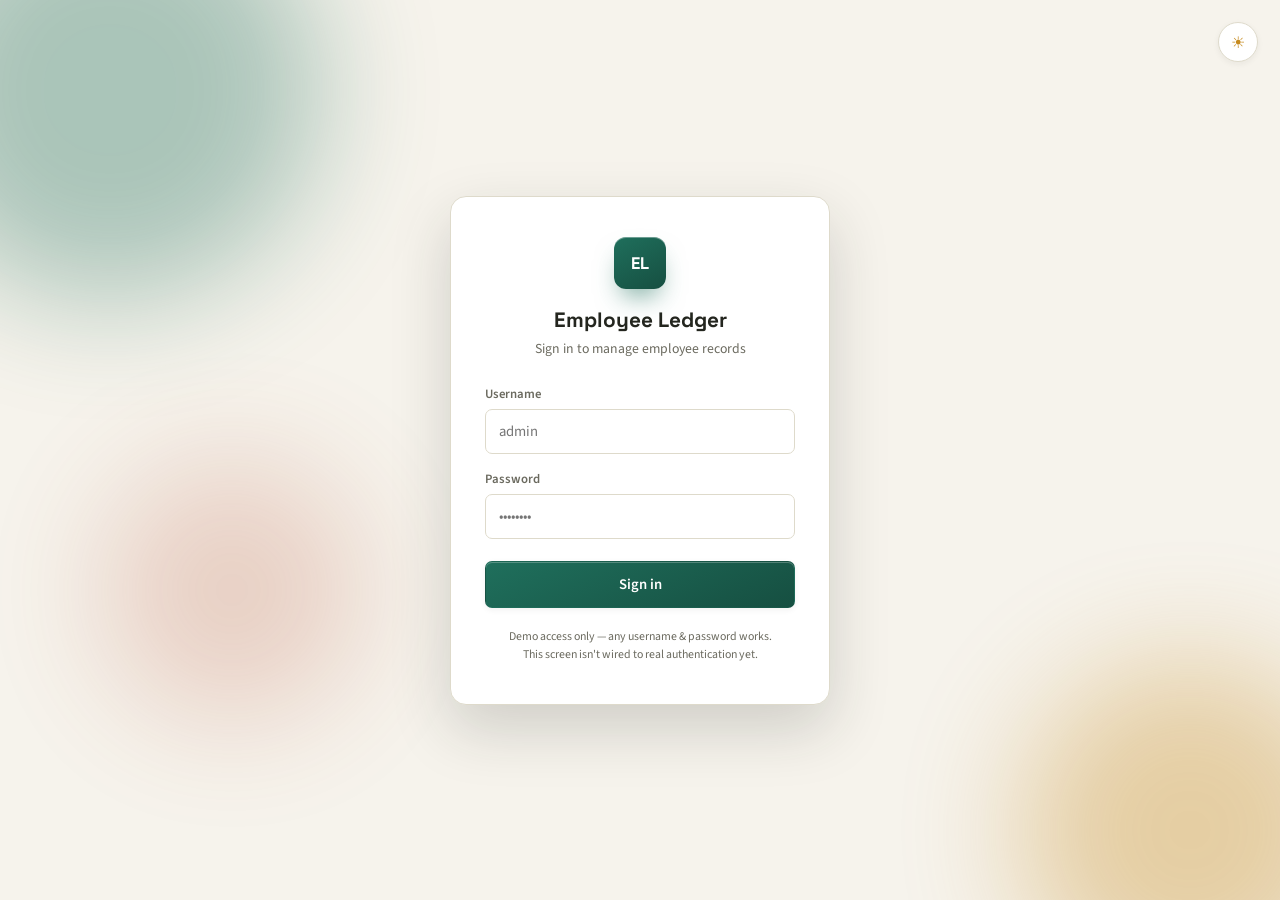
<file: frontend/index.html>
<!DOCTYPE html>
<html lang="en">
<head>
<meta charset="UTF-8" />
<meta name="viewport" content="width=device-width, initial-scale=1.0" />
<title>Employee Ledger</title>
<link rel="preconnect" href="https://fonts.googleapis.com">
<link href="https://fonts.googleapis.com/css2?family=Space+Grotesk:wght@500;600;700&family=IBM+Plex+Mono:wght@400;500&family=Source+Sans+3:wght@400;500;600&display=swap" rel="stylesheet">
<link rel="stylesheet" href="style.css" />
</head>
<body>

  <header class="topbar">
    <div class="brand">
      <span class="brand-mark">EL</span>
      <div class="brand-text">
        <h1>Employee Ledger</h1>
        <p class="brand-sub">Records for <span id="deptCount">–</span> departments · <span id="empCount">–</span> employees</p>
      </div>
    </div>
    <div class="topbar-actions">
      <button id="themeToggle" class="theme-toggle" aria-label="Toggle dark mode" title="Toggle dark mode">
        <span class="theme-icon-sun">☀</span>
        <span class="theme-icon-moon">☾</span>
      </button>
      <button id="logoutBtn" class="btn btn-ghost">Sign out</button>
      <button id="openAddBtn" class="btn btn-primary">+ New Entry</button>
    </div>
  </header>

  <main class="layout">

    <section class="toolbar">
      <div class="field">
        <label for="deptFilter">Department</label>
        <input id="deptFilter" type="text" placeholder="e.g. Engineering" />
      </div>
      <div class="field">
        <label for="minSalary">Min salary</label>
        <input id="minSalary" type="number" placeholder="0" />
      </div>
      <div class="field">
        <label for="maxSalary">Max salary</label>
        <input id="maxSalary" type="number" placeholder="No limit" />
      </div>
      <button id="searchBtn" class="btn btn-outline">Filter</button>
      <button id="resetBtn" class="btn btn-ghost">Reset</button>
      <div class="api-status" id="apiStatus">
        <span class="dot" id="apiDot"></span>
        <span id="apiStatusText">Checking API…</span>
      </div>
    </section>

    <section class="ledger-wrap tilt-surface" id="ledgerSurface">
      <div id="emptyState" class="empty-state" hidden>
        <p class="empty-title">No entries yet</p>
        <p class="empty-sub">Add your first employee, or check that the backend is running on <code>localhost:8080</code>.</p>
      </div>

      <div id="errorState" class="error-state" hidden>
        <p class="error-title">Couldn't reach the API</p>
        <p class="error-sub" id="errorDetail">Make sure the Spring Boot app is running.</p>
      </div>

      <table class="ledger" id="ledgerTable" hidden>
        <thead>
          <tr>
            <th class="col-id">ID</th>
            <th>Name</th>
            <th>Email</th>
            <th>Department</th>
            <th class="col-num">Salary</th>
            <th>Joined</th>
            <th class="col-actions">Actions</th>
          </tr>
        </thead>
        <tbody id="ledgerBody"></tbody>
      </table>
    </section>
  </main>

  <!-- Slide-over panel for add/edit -->
  <div id="overlay" class="overlay" hidden></div>
  <aside id="panel" class="panel" hidden>
    <div class="panel-head">
      <h2 id="panelTitle">New Entry</h2>
      <button id="closePanelBtn" class="icon-btn" aria-label="Close">×</button>
    </div>
    <form id="employeeForm" class="panel-form">
      <input type="hidden" id="employeeId" />

      <label class="form-label">Full name
        <input type="text" id="nameInput" required placeholder="Neha Varma" />
      </label>

      <label class="form-label">Email
        <input type="email" id="emailInput" required placeholder="neha@company.com" />
      </label>

      <label class="form-label">Department
        <input type="text" id="departmentInput" required placeholder="Engineering" />
      </label>

      <label class="form-label">Salary (₹ / yr)
        <input type="number" id="salaryInput" required min="0" step="1000" placeholder="55000" />
      </label>

      <label class="form-label">Joining date
        <input type="date" id="joiningDateInput" required />
      </label>

      <p class="form-error" id="formError" hidden></p>

      <div class="panel-actions">
        <button type="button" id="cancelBtn" class="btn btn-ghost">Cancel</button>
        <button type="submit" class="btn btn-primary" id="submitBtn">Save entry</button>
      </div>
    </form>
  </aside>

  <div id="toast" class="toast" hidden></div>

  <script src="theme.js"></script>
  <script src="auth.js"></script>
  <script src="script.js"></script>
</body>
</html>
</file>
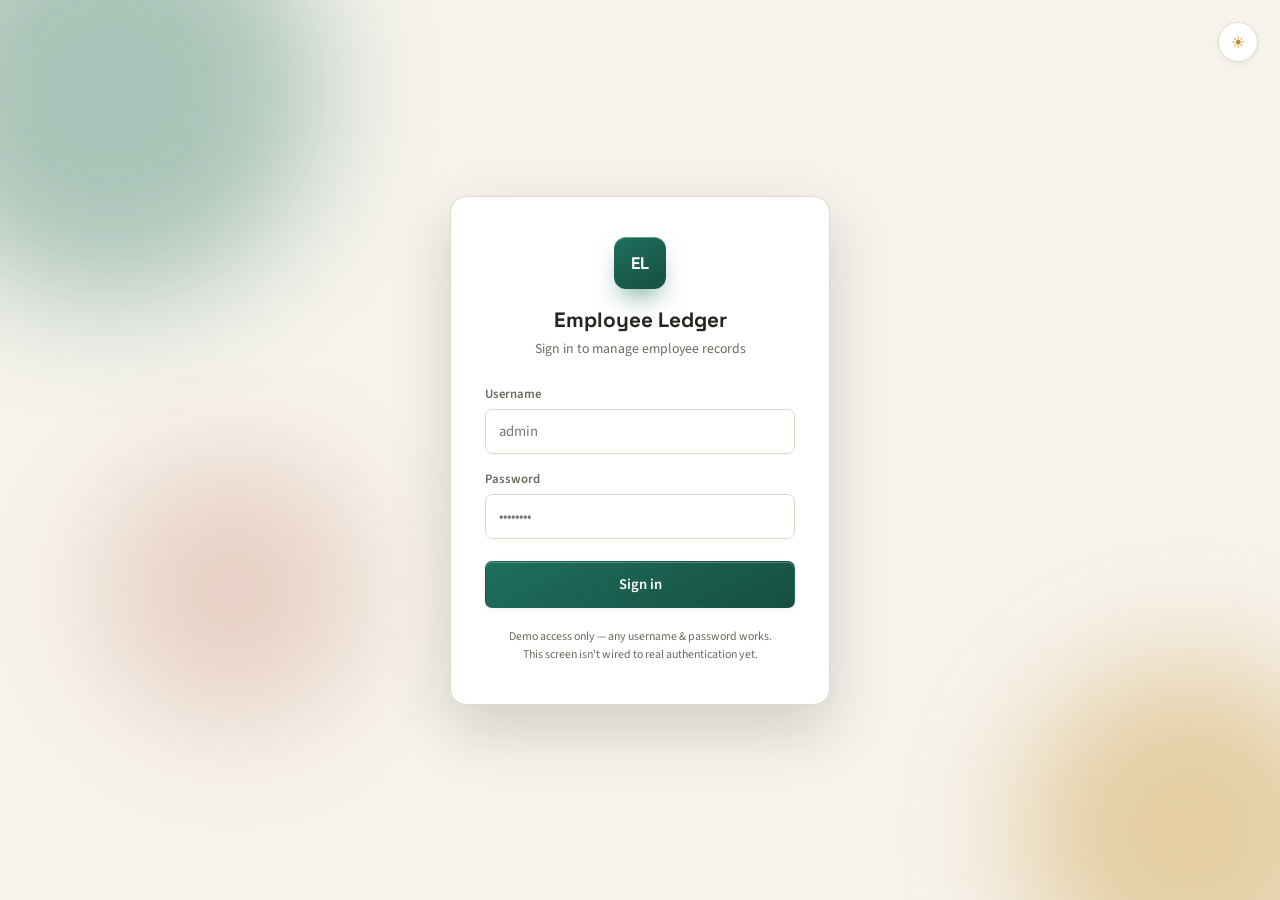
<file: frontend/login.html>
<!DOCTYPE html>
<html lang="en">
<head>
<meta charset="UTF-8" />
<meta name="viewport" content="width=device-width, initial-scale=1.0" />
<title>Sign in · Employee Ledger</title>
<link rel="preconnect" href="https://fonts.googleapis.com">
<link href="https://fonts.googleapis.com/css2?family=Space+Grotesk:wght@500;600;700&family=IBM+Plex+Mono:wght@400;500&family=Source+Sans+3:wght@400;500;600&display=swap" rel="stylesheet">
<link rel="stylesheet" href="style.css" />
</head>
<body class="login-body">

  <button id="themeToggle" class="theme-toggle" aria-label="Toggle dark mode" title="Toggle dark mode">
    <span class="theme-icon-sun">☀</span>
    <span class="theme-icon-moon">☾</span>
  </button>

  <div class="login-scene">
    <div class="login-blob blob-1"></div>
    <div class="login-blob blob-2"></div>
    <div class="login-blob blob-3"></div>

    <div class="login-card-wrap">
      <div class="login-card" id="loginCard">
        <div class="login-mark">EL</div>
        <h1 class="login-title">Employee Ledger</h1>
        <p class="login-sub">Sign in to manage employee records</p>

        <form id="loginForm" class="login-form">
          <label class="form-label">Username
            <input type="text" id="loginUser" placeholder="admin" required autocomplete="username" />
          </label>
          <label class="form-label">Password
            <input type="password" id="loginPass" placeholder="••••••••" required autocomplete="current-password" />
          </label>

          <p class="form-error" id="loginError" hidden>Enter a username and password to continue.</p>

          <button type="submit" class="btn btn-primary login-submit">Sign in</button>
        </form>

        <p class="login-note">Demo access only — any username &amp; password works.<br/>This screen isn't wired to real authentication yet.</p>
      </div>
    </div>
  </div>

  <script src="theme.js"></script>
  <script src="login.js"></script>
</body>
</html>
</file>
<file: frontend/style.css>
:root {
  --paper: #F6F3EC;
  --surface: #FFFFFF;
  --surface-raised: #FFFFFF;
  --ink: #24261F;
  --ink-soft: #6B6A5F;
  --line: #DEDACB;
  --teal: #1F6F5C;
  --teal-dark: #164F41;
  --amber: #C68A1E;
  --rust: #B4472B;
  --danger: #B4472B;
  --shadow-sm: 0 2px 6px rgba(36, 38, 31, 0.06);
  --shadow-md: 0 10px 28px rgba(36, 38, 31, 0.10);
  --shadow-lg: 0 24px 60px rgba(36, 38, 31, 0.18);
  --radius: 10px;
  --edge-light: rgba(255,255,255,0.6);
  --edge-dark: rgba(36,38,31,0.08);
  color-scheme: light;
  transition: background 0.25s ease, color 0.25s ease;
  font-size: 16px;
}

:root[data-theme="dark"] {
  --paper: #171814;
  --surface: #1F211B;
  --surface-raised: #262820;
  --ink: #ECE9DE;
  --ink-soft: #9C9A8C;
  --line: #35362D;
  --teal: #35B196;
  --teal-dark: #7FE0C6;
  --amber: #E3B655;
  --rust: #E08363;
  --danger: #E08363;
  --shadow-sm: 0 2px 6px rgba(0,0,0,0.30);
  --shadow-md: 0 10px 30px rgba(0,0,0,0.40);
  --shadow-lg: 0 30px 70px rgba(0,0,0,0.55);
  --edge-light: rgba(255,255,255,0.06);
  --edge-dark: rgba(0,0,0,0.5);
  color-scheme: dark;
}

* { box-sizing: border-box; }

[hidden] { display: none !important; }

body {
  margin: 0;
  background: var(--paper);
  color: var(--ink);
  font-family: 'Source Sans 3', system-ui, sans-serif;
  -webkit-font-smoothing: antialiased;
  transition: background 0.25s ease, color 0.25s ease;
}

h1, h2 {
  font-family: 'Space Grotesk', sans-serif;
  margin: 0;
}

code, .mono { font-family: 'IBM Plex Mono', monospace; }

/* ===== Theme toggle button ===== */
.theme-toggle {
  position: relative;
  width: 40px;
  height: 40px;
  border-radius: 50%;
  border: 1px solid var(--line);
  background: var(--surface);
  cursor: pointer;
  display: grid;
  place-items: center;
  box-shadow: var(--shadow-sm), inset 0 1px 0 var(--edge-light);
  transition: transform 0.15s ease, box-shadow 0.15s ease;
}
.theme-toggle:hover { transform: translateY(-2px); box-shadow: var(--shadow-md), inset 0 1px 0 var(--edge-light); }
.theme-toggle:active { transform: translateY(0); }
.theme-icon-sun, .theme-icon-moon {
  position: absolute;
  font-size: 1rem;
  transition: opacity 0.2s ease, transform 0.3s ease;
}
.theme-icon-sun { opacity: 1; transform: rotate(0deg) scale(1); color: var(--amber); }
.theme-icon-moon { opacity: 0; transform: rotate(-60deg) scale(0.6); color: var(--teal-dark); }
:root[data-theme="dark"] .theme-icon-sun { opacity: 0; transform: rotate(60deg) scale(0.6); }
:root[data-theme="dark"] .theme-icon-moon { opacity: 1; transform: rotate(0deg) scale(1); }

/* ===== Top bar ===== */
.topbar {
  display: flex;
  align-items: center;
  justify-content: space-between;
  padding: 20px 32px;
  border-bottom: 1px solid var(--line);
  background: var(--surface);
}

.topbar-actions { display: flex; align-items: center; gap: 12px; }

.brand { display: flex; align-items: center; gap: 14px; }

.brand-mark {
  width: 42px;
  height: 42px;
  display: grid;
  place-items: center;
  background: linear-gradient(145deg, var(--teal), var(--teal-dark));
  color: #fff;
  font-family: 'Space Grotesk', sans-serif;
  font-weight: 700;
  font-size: 0.95rem;
  border-radius: 8px;
  letter-spacing: 0.02em;
  box-shadow: var(--shadow-md), inset 0 1px 0 rgba(255,255,255,0.35);
}

.brand-text h1 { font-size: 1.3rem; font-weight: 700; letter-spacing: -0.01em; }
.brand-sub { margin: 2px 0 0; font-size: 0.82rem; color: var(--ink-soft); }
.brand-sub span { font-family: 'IBM Plex Mono', monospace; color: var(--teal-dark); }

/* ===== Buttons (raised, pressable) ===== */
.btn {
  font-family: 'Source Sans 3', sans-serif;
  font-weight: 600;
  font-size: 0.88rem;
  padding: 10px 18px;
  border-radius: 7px;
  border: 1px solid transparent;
  cursor: pointer;
  transition: transform 0.08s ease, box-shadow 0.15s ease, background 0.15s ease, border-color 0.15s ease;
}
.btn:active { transform: translateY(1px); }

.btn-primary {
  background: linear-gradient(155deg, var(--teal), var(--teal-dark));
  color: #fff;
  box-shadow: var(--shadow-sm), inset 0 1px 0 rgba(255,255,255,0.25);
}
.btn-primary:hover { box-shadow: var(--shadow-md), inset 0 1px 0 rgba(255,255,255,0.25); transform: translateY(-1px); }
.btn-primary:active { transform: translateY(1px); box-shadow: var(--shadow-sm); }

.btn-outline { background: var(--surface); border-color: var(--line); color: var(--ink); box-shadow: var(--shadow-sm); }
.btn-outline:hover { border-color: var(--teal); color: var(--teal-dark); transform: translateY(-1px); }

.btn-ghost { background: transparent; color: var(--ink-soft); }
.btn-ghost:hover { color: var(--ink); }

.btn-danger-text { background: none; border: none; color: var(--rust); font-weight: 600; cursor: pointer; font-size: 0.82rem; }
.btn-danger-text:hover { text-decoration: underline; }

.btn-edit-text { background: none; border: none; color: var(--teal-dark); font-weight: 600; cursor: pointer; font-size: 0.82rem; margin-right: 14px; }
.btn-edit-text:hover { text-decoration: underline; }

/* ===== Layout ===== */
.layout { max-width: 1080px; margin: 0 auto; padding: 28px 32px 60px; }

.toolbar {
  display: flex;
  align-items: end;
  gap: 16px;
  flex-wrap: wrap;
  margin-bottom: 22px;
}

.field { display: flex; flex-direction: column; gap: 6px; }
.field label { font-size: 0.74rem; text-transform: uppercase; letter-spacing: 0.06em; color: var(--ink-soft); font-weight: 600; }
.field input {
  font-family: 'IBM Plex Mono', monospace;
  font-size: 0.86rem;
  padding: 9px 10px;
  border: 1px solid var(--line);
  border-radius: 6px;
  background: var(--surface);
  color: var(--ink);
  width: 160px;
}
.field input:focus, .panel-form input:focus, .login-form input:focus { outline: 2px solid var(--teal); outline-offset: 1px; }

.api-status { margin-left: auto; display: flex; align-items: center; gap: 8px; font-size: 0.8rem; color: var(--ink-soft); }
.dot { width: 8px; height: 8px; border-radius: 50%; background: var(--ink-soft); box-shadow: 0 0 0 3px transparent; transition: box-shadow 0.2s ease; }
.dot.ok { background: var(--teal); box-shadow: 0 0 0 3px color-mix(in srgb, var(--teal) 25%, transparent); }
.dot.bad { background: var(--rust); box-shadow: 0 0 0 3px color-mix(in srgb, var(--rust) 25%, transparent); }

/* ===== Ledger table — with 3D depth ===== */
.tilt-surface {
  transform-style: preserve-3d;
  transition: transform 0.15s ease-out;
  will-change: transform;
}

.ledger-wrap {
  background: var(--surface-raised);
  border: 1px solid var(--line);
  border-radius: var(--radius);
  box-shadow: var(--shadow-lg), inset 0 1px 0 var(--edge-light);
  overflow: hidden;
}

.ledger { width: 100%; border-collapse: collapse; }

.ledger thead th {
  text-align: left;
  font-size: 0.72rem;
  text-transform: uppercase;
  letter-spacing: 0.07em;
  color: var(--ink-soft);
  font-weight: 600;
  padding: 14px 18px;
  border-bottom: 1px solid var(--line);
  background: var(--paper);
}

.ledger tbody tr { border-bottom: 1px solid var(--line); transition: background 0.12s ease, transform 0.12s ease, box-shadow 0.12s ease; }
.ledger tbody tr:last-child { border-bottom: none; }
.ledger tbody tr:hover {
  background: var(--paper);
  transform: translateZ(6px) scale(1.002);
  box-shadow: var(--shadow-sm);
  position: relative;
}

.ledger td { padding: 14px 18px; font-size: 0.9rem; vertical-align: middle; }

.col-id { width: 70px; }
.col-num { text-align: right; }
.col-actions { text-align: right; width: 140px; }

.row-id { font-family: 'IBM Plex Mono', monospace; color: var(--ink-soft); font-size: 0.82rem; }
.row-name { font-weight: 600; }
.row-email { color: var(--ink-soft); font-size: 0.85rem; }
.row-salary { font-family: 'IBM Plex Mono', monospace; text-align: right; }

.dept-tag {
  display: inline-block;
  padding: 3px 9px;
  border-radius: 5px;
  font-size: 0.76rem;
  font-weight: 600;
  border-left: 3px solid var(--teal);
  background: color-mix(in srgb, var(--teal) 12%, var(--surface));
  color: var(--teal-dark);
}

.dept-tag.hue-1 { border-color: var(--teal); background: color-mix(in srgb, var(--teal) 12%, var(--surface)); color: var(--teal-dark); }
.dept-tag.hue-2 { border-color: var(--amber); background: color-mix(in srgb, var(--amber) 15%, var(--surface)); color: var(--amber); }
.dept-tag.hue-3 { border-color: var(--rust); background: color-mix(in srgb, var(--rust) 12%, var(--surface)); color: var(--rust); }
.dept-tag.hue-4 { border-color: #4A6FA5; background: color-mix(in srgb, #4A6FA5 12%, var(--surface)); color: #6E96CC; }

/* ===== Empty / error states ===== */
.empty-state, .error-state { padding: 60px 24px; text-align: center; }
.empty-title, .error-title { font-family: 'Space Grotesk', sans-serif; font-weight: 700; font-size: 1.05rem; margin: 0 0 6px; }
.empty-sub, .error-sub { color: var(--ink-soft); font-size: 0.88rem; margin: 0; }
.error-title { color: var(--rust); }

/* ===== Slide-over panel ===== */
.overlay {
  position: fixed; inset: 0;
  background: rgba(0, 0, 0, 0.45);
  backdrop-filter: blur(2px);
  z-index: 10;
}

.panel {
  position: fixed;
  top: 0; right: 0;
  height: 100%;
  width: 380px;
  max-width: 92vw;
  background: var(--surface-raised);
  box-shadow: var(--shadow-lg);
  z-index: 20;
  display: flex;
  flex-direction: column;
  animation: slidein 0.22s ease;
}

@keyframes slidein {
  from { transform: translateX(24px); opacity: 0; }
  to { transform: translateX(0); opacity: 1; }
}

.panel-head {
  display: flex; justify-content: space-between; align-items: center;
  padding: 20px 22px;
  border-bottom: 1px solid var(--line);
}
.panel-head h2 { font-size: 1.05rem; }

.icon-btn { background: none; border: none; font-size: 1.4rem; line-height: 1; cursor: pointer; color: var(--ink-soft); }
.icon-btn:hover { color: var(--ink); }

.panel-form { padding: 22px; display: flex; flex-direction: column; gap: 16px; overflow-y: auto; }

.form-label { display: flex; flex-direction: column; gap: 6px; font-size: 0.8rem; font-weight: 600; color: var(--ink-soft); }
.form-label input {
  font-family: 'Source Sans 3', sans-serif;
  font-size: 0.92rem;
  padding: 10px 12px;
  border: 1px solid var(--line);
  border-radius: 6px;
  background: var(--surface);
  color: var(--ink);
}

.form-error {
  background: color-mix(in srgb, var(--rust) 12%, var(--surface));
  color: var(--rust);
  border: 1px solid color-mix(in srgb, var(--rust) 35%, var(--surface));
  border-radius: 6px;
  padding: 10px 12px;
  font-size: 0.82rem;
  margin: 0;
}

.panel-actions { display: flex; justify-content: flex-end; gap: 10px; margin-top: 8px; }

/* ===== Toast ===== */
.toast {
  position: fixed;
  bottom: 24px;
  left: 50%;
  transform: translateX(-50%);
  background: var(--ink);
  color: var(--paper);
  padding: 12px 20px;
  border-radius: 8px;
  font-size: 0.86rem;
  z-index: 30;
  box-shadow: var(--shadow-lg);
}
.toast.error { background: var(--rust); color: #fff; }

/* ========================================================= */
/* Login page                                                  */
/* ========================================================= */

.login-body {
  min-height: 100vh;
  height: 100vh;
  display: flex;
  align-items: center;
  justify-content: center;
  background: var(--paper);
  overflow: hidden;
  position: relative;
}

.theme-toggle {
  position: fixed;
  top: 22px;
  right: 22px;
  z-index: 5;
}

.login-scene {
  position: fixed;
  inset: 0;
  display: flex;
  align-items: center;
  justify-content: center;
  perspective: 1200px;
}

.login-blob {
  position: fixed;
  border-radius: 50%;
  filter: blur(60px);
  opacity: 0.35;
  pointer-events: none;
}
.blob-1 { width: 420px; height: 420px; background: var(--teal); top: -120px; left: -100px; }
.blob-2 { width: 340px; height: 340px; background: var(--amber); bottom: -100px; right: -80px; }
.blob-3 { width: 260px; height: 260px; background: var(--rust); bottom: 20%; left: 8%; opacity: 0.2; }

.login-card-wrap { position: relative; z-index: 2; }

.login-card {
  width: 380px;
  max-width: 88vw;
  background: var(--surface-raised);
  border: 1px solid var(--line);
  border-radius: 16px;
  padding: 40px 34px;
  box-shadow: var(--shadow-lg), inset 0 1px 0 var(--edge-light);
  text-align: center;
  transform-style: preserve-3d;
  transition: transform 0.1s ease-out;
  will-change: transform;
}

.login-mark {
  width: 52px;
  height: 52px;
  margin: 0 auto 18px;
  border-radius: 12px;
  display: grid;
  place-items: center;
  background: linear-gradient(150deg, var(--teal), var(--teal-dark));
  color: #fff;
  font-family: 'Space Grotesk', sans-serif;
  font-weight: 700;
  font-size: 1.05rem;
  box-shadow: 0 14px 26px -8px color-mix(in srgb, var(--teal) 60%, transparent), inset 0 1px 0 rgba(255,255,255,0.35);
  transform: translateZ(30px);
}

.login-title { font-size: 1.3rem; font-weight: 700; transform: translateZ(20px); }
.login-sub { color: var(--ink-soft); font-size: 0.86rem; margin: 6px 0 26px; transform: translateZ(20px); }

.login-form { display: flex; flex-direction: column; gap: 16px; text-align: left; transform: translateZ(15px); }

.login-form .form-label input {
  font-family: 'Source Sans 3', sans-serif;
  font-size: 0.92rem;
  padding: 11px 13px;
  border: 1px solid var(--line);
  border-radius: 7px;
  background: var(--surface);
  color: var(--ink);
  width: 100%;
}

.login-submit {
  margin-top: 6px;
  padding: 12px;
  font-size: 0.92rem;
  transform: translateZ(25px);
}

.login-note {
  margin: 20px 0 0;
  font-size: 0.74rem;
  line-height: 1.5;
  color: var(--ink-soft);
  transform: translateZ(10px);
}

@media (max-width: 720px) {
  .topbar { padding: 16px 18px; flex-wrap: wrap; gap: 10px; }
  .topbar-actions { width: 100%; justify-content: space-between; }
  .layout { padding: 20px 16px 40px; }
  .field input { width: 130px; }
  .ledger thead { display: none; }
  .ledger, .ledger tbody, .ledger tr, .ledger td { display: block; width: 100%; }
  .ledger tr { padding: 14px 18px; }
  .ledger td { padding: 4px 0; }
  .col-actions { text-align: left; margin-top: 8px; }
  .login-card { padding: 32px 24px; }
}
</file>
